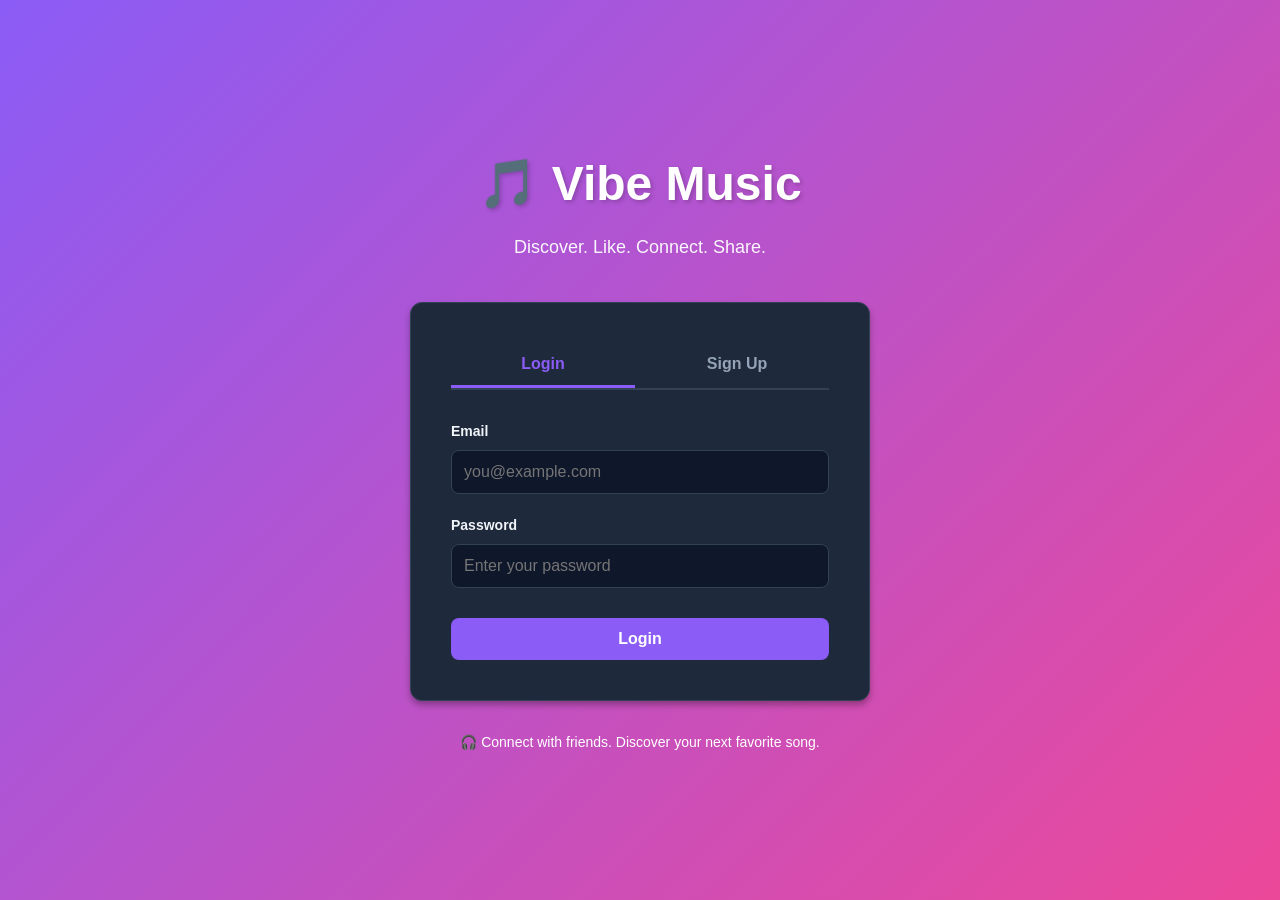
<file: index.html>
<!DOCTYPE html>
<html lang="en">
<head>
    <meta charset="UTF-8">
    <meta name="viewport" content="width=device-width, initial-scale=1.0">
    <title>Vibe Music Discovery - Login</title>
    <link rel="stylesheet" href="css/style.css">
</head>
<body class="auth-page">
    <div class="auth-container">
        <div class="logo-section">
            <h1>🎵 Vibe Music</h1>
            <p>Discover. Like. Connect. Share.</p>
        </div>

        <div class="auth-card">
            <div class="auth-tabs">
                <button class="tab-btn active" data-tab="login">Login</button>
                <button class="tab-btn" data-tab="signup">Sign Up</button>
            </div>

            <!-- LOGIN TAB -->
            <div id="login" class="tab-content active">
                <form id="loginForm">
                    <div class="form-group">
                        <label for="loginEmail">Email</label>
                        <input 
                            type="email" 
                            id="loginEmail" 
                            placeholder="you@example.com" 
                            required
                        >
                    </div>
                    <div class="form-group">
                        <label for="loginPassword">Password</label>
                        <input 
                            type="password" 
                            id="loginPassword" 
                            placeholder="Enter your password" 
                            required
                        >
                    </div>
                    <button type="submit" class="btn btn-primary">Login</button>
                </form>
            </div>

            <!-- SIGNUP TAB -->
            <div id="signup" class="tab-content">
                <form id="signupForm">
                    <div class="form-group">
                        <label for="signupName">Full Name</label>
                        <input 
                            type="text" 
                            id="signupName" 
                            placeholder="Your name" 
                            required
                        >
                    </div>
                    <div class="form-group">
                        <label for="signupEmail">Email</label>
                        <input 
                            type="email" 
                            id="signupEmail" 
                            placeholder="you@example.com" 
                            required
                        >
                    </div>
                    <div class="form-group">
                        <label for="signupPassword">Password</label>
                        <input 
                            type="password" 
                            id="signupPassword" 
                            placeholder="Create a password" 
                            required
                        >
                    </div>
                    <div class="form-group">
                        <label for="signupMood">Your Vibe Preference</label>
                        <select id="signupMood" required>
                            <option value="">Select your mood</option>
                            <option value="chill">Chill & Relaxed</option>
                            <option value="energetic">Energetic & Upbeat</option>
                            <option value="melancholic">Melancholic & Deep</option>
                            <option value="happy">Happy & Feel-Good</option>
                            <option value="focused">Focused & Productive</option>
                        </select>
                    </div>
                    <button type="submit" class="btn btn-primary">Create Account</button>
                </form>
            </div>
        </div>

        <div class="auth-footer">
            <p>🎧 Connect with friends. Discover your next favorite song.</p>
        </div>
    </div>

    <script src="js/app.js"></script>
    <script src="js/demo-data.js"></script>
    <script>
        // ========================================
        // LOGIN & SIGNUP LOGIC
        // ========================================
        // Plain English: Handle user authentication

        document.addEventListener('DOMContentLoaded', function() {
            // Check if user is already logged in
            if (app.currentUser) {
                // Redirect to discover page
                window.location.href = 'discover.html';
                return;
            }

            setupAuthTabs();
            setupLoginForm();
            setupSignupForm();
        });

        // Plain English: Switch between login and signup tabs
        function setupAuthTabs() {
            const tabButtons = document.querySelectorAll('.tab-btn');

            tabButtons.forEach(button => {
                button.addEventListener('click', function() {
                    // Get which tab to show
                    const tabName = this.dataset.tab;

                    // Hide all tabs and remove active classes
                    document.querySelectorAll('.tab-content').forEach(tab => {
                        tab.classList.remove('active');
                    });
                    tabButtons.forEach(btn => btn.classList.remove('active'));

                    // Show selected tab and mark button as active
                    document.getElementById(tabName).classList.add('active');
                    this.classList.add('active');
                });
            });
        }

        // Plain English: Handle login form submission
        function setupLoginForm() {
            const loginForm = document.getElementById('loginForm');

            loginForm.addEventListener('submit', function(e) {
                e.preventDefault(); // Don't refresh page

                // Get form inputs
                const email = document.getElementById('loginEmail').value;
                const password = document.getElementById('loginPassword').value;

                // Try to login
                const result = app.login(email, password);

                if (result.success) {
                    // Login successful! Go to discover page
                    window.location.href = 'discover.html';
                } else {
                    // Show error message
                    alert(result.message);
                }
            });
        }

        // Plain English: Handle signup form submission
        function setupSignupForm() {
            const signupForm = document.getElementById('signupForm');

            signupForm.addEventListener('submit', function(e) {
                e.preventDefault();

                // Get form inputs
                const name = document.getElementById('signupName').value;
                const email = document.getElementById('signupEmail').value;
                const password = document.getElementById('signupPassword').value;
                const moodPreference = document.getElementById('signupMood').value;

                // Try to create account
                const result = app.signup(name, email, password, moodPreference);

                if (result.success) {
                    // Account created! Go to discover page
                    window.location.href = 'discover.html';
                } else {
                    // Show error message
                    alert(result.message);
                }
            });
        }
    </script>
</body>
</html>
</file>
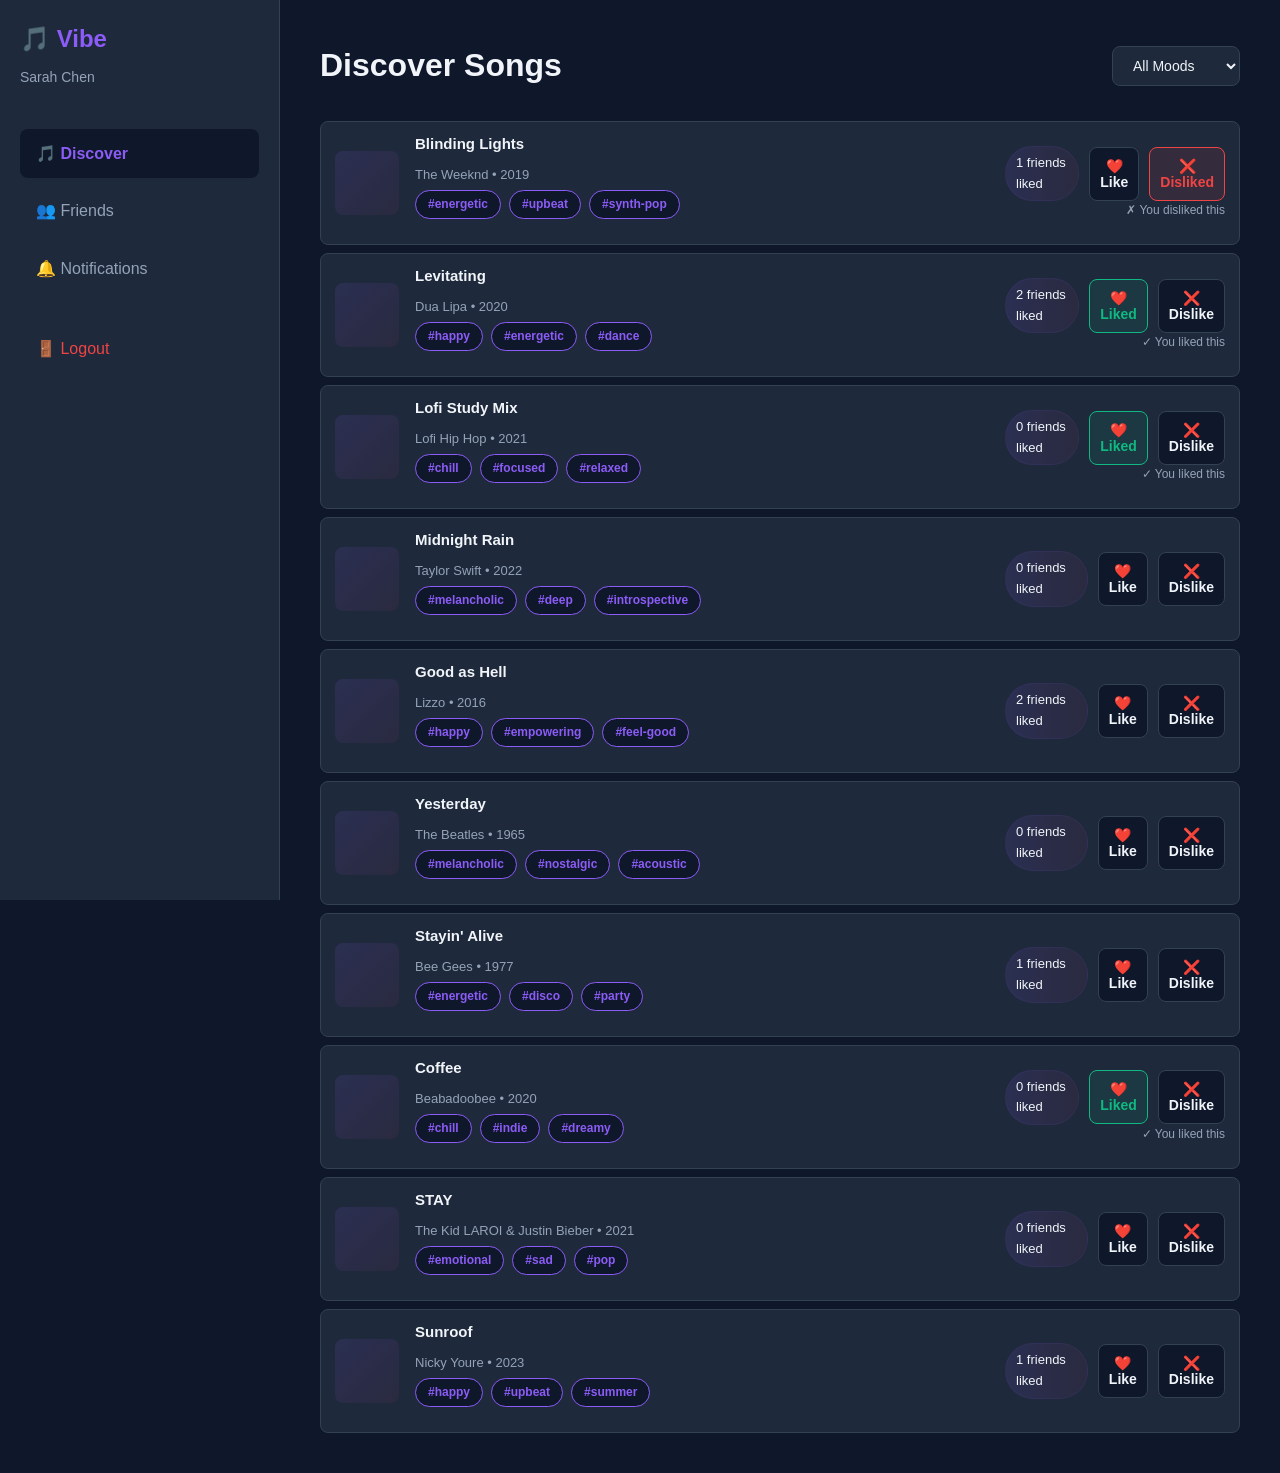
<file: discover.html>
<!DOCTYPE html>
<html lang="en">
<head>
    <meta charset="UTF-8">
    <meta name="viewport" content="width=device-width, initial-scale=1.0">
    <title>Discover Songs - Vibe Music</title>
    <link rel="stylesheet" href="css/style.css">
</head>
<body class="app-page">
    <div class="app-layout">
        <!-- NAVIGATION SIDEBAR -->
        <nav class="sidebar">
            <div class="sidebar-header">
                <h2>🎵 Vibe</h2>
                <p class="current-user" id="currentUser">Sarah</p>
            </div>
            
            <ul class="nav-menu">
                <li><a href="discover.html" class="nav-link active">🎵 Discover</a></li>
                <li><a href="friends.html" class="nav-link">👥 Friends</a></li>
                <li><a href="notifications.html" class="nav-link">🔔 Notifications</a></li>
                <li><a href="index.html" class="nav-link logout-btn">🚪 Logout</a></li>
            </ul>
        </nav>

        <!-- MAIN CONTENT -->
        <main class="main-content">
            <!-- HEADER WITH FILTERS -->
            <div class="discover-header">
                <h1>Discover Songs</h1>
                <div class="filter-controls">
                    <select id="moodFilter">
                        <option value="">All Moods</option>
                        <option value="chill">Chill</option>
                        <option value="energetic">Energetic</option>
                        <option value="melancholic">Melancholic</option>
                        <option value="happy">Happy</option>
                        <option value="focused">Focused</option>
                    </select>
                </div>
            </div>

            <!-- SONGS FEED -->
            <div class="songs-container" id="songsContainer">
                <!-- Songs will be loaded here by JavaScript -->
            </div>
        </main>
    </div>

    <!-- SONG CARD TEMPLATE (for reference) -->
    <template id="songCardTemplate">
        <div class="song-card">
            <div class="song-header">
                <div class="song-info">
                    <h3 class="song-title"></h3>
                    <p class="song-artist"></p>
                </div>
                <div class="song-year"></div>
            </div>

            <div class="song-moods"></div>

            <div class="song-actions">
                <button class="btn-like" data-action="like">
                    ❤️ Like
                </button>
                <button class="btn-dislike" data-action="dislike">
                    ❌ Dislike
                </button>
            </div>

            <div class="song-status"></div>
        </div>
    </template>

    <script src="js/app.js"></script>
    <script src="js/discover-logic.js"></script>
</body>
</html>
</file>
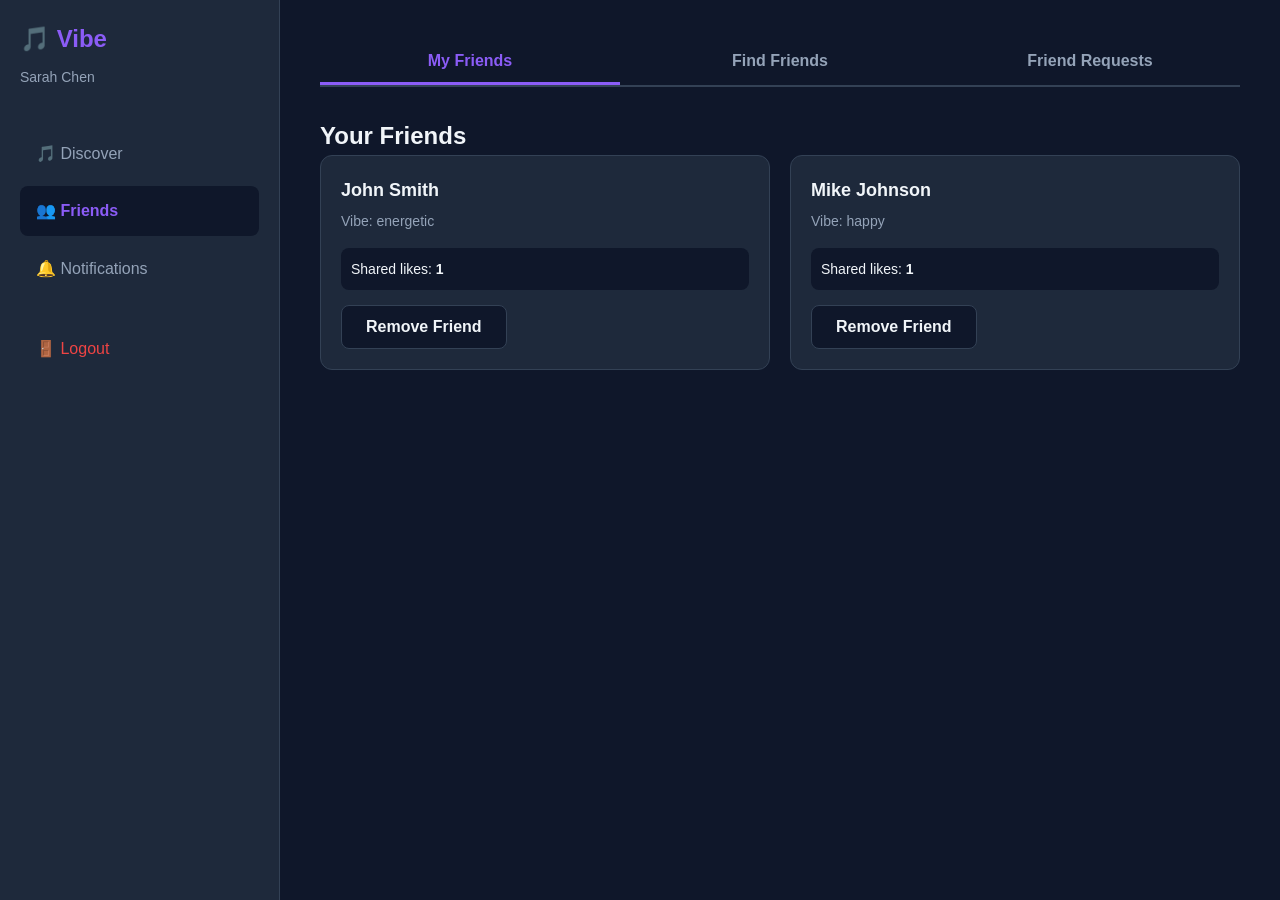
<file: friends.html>
<!DOCTYPE html>
<html lang="en">
<head>
    <meta charset="UTF-8">
    <meta name="viewport" content="width=device-width, initial-scale=1.0">
    <title>Friends - Vibe Music</title>
    <link rel="stylesheet" href="css/style.css">
</head>
<body class="app-page">
    <div class="app-layout">
        <!-- NAVIGATION SIDEBAR -->
        <nav class="sidebar">
            <div class="sidebar-header">
                <h2>🎵 Vibe</h2>
                <p class="current-user" id="currentUser">Sarah</p>
            </div>
            
            <ul class="nav-menu">
                <li><a href="discover.html" class="nav-link">🎵 Discover</a></li>
                <li><a href="friends.html" class="nav-link active">👥 Friends</a></li>
                <li><a href="notifications.html" class="nav-link">🔔 Notifications</a></li>
                <li><a href="index.html" class="nav-link logout-btn">🚪 Logout</a></li>
            </ul>
        </nav>

        <!-- MAIN CONTENT -->
        <main class="main-content">
            <!-- TABS -->
            <div class="friends-tabs">
                <button class="tab-btn active" data-tab="my-friends">My Friends</button>
                <button class="tab-btn" data-tab="find-friends">Find Friends</button>
                <button class="tab-btn" data-tab="requests">Friend Requests</button>
            </div>

            <!-- MY FRIENDS TAB -->
            <div id="my-friends" class="tab-content active">
                <h2>Your Friends</h2>
                <div class="friends-list" id="friendsList">
                    <!-- Friends will be loaded here -->
                </div>
            </div>

            <!-- FIND FRIENDS TAB -->
            <div id="find-friends" class="tab-content">
                <h2>Find Friends</h2>
                <div class="search-box">
                    <input 
                        type="text" 
                        id="searchFriends" 
                        placeholder="Search by name or email..."
                    >
                </div>
                <div class="users-list" id="usersList">
                    <!-- Users will be loaded here -->
                </div>
            </div>

            <!-- FRIEND REQUESTS TAB -->
            <div id="requests" class="tab-content">
                <h2>Friend Requests</h2>
                <div class="requests-list" id="requestsList">
                    <!-- Requests will be loaded here -->
                </div>
            </div>
        </main>
    </div>

    <!-- FRIEND CARD TEMPLATE -->
    <template id="friendCardTemplate">
        <div class="friend-card">
            <div class="friend-info">
                <h3 class="friend-name"></h3>
                <p class="friend-mood"></p>
            </div>
            <div class="friend-stats">
                <span class="mutual-likes">Shared likes: <strong></strong></span>
            </div>
            <button class="btn btn-secondary remove-friend">Remove Friend</button>
        </div>
    </template>

    <!-- USER CARD TEMPLATE (for finding friends) -->
    <template id="userCardTemplate">
        <div class="user-card">
            <div class="user-info">
                <h3 class="user-name"></h3>
                <p class="user-mood"></p>
            </div>
            <button class="btn btn-primary add-friend">Add Friend</button>
        </div>
    </template>

    <!-- FRIEND REQUEST TEMPLATE -->
    <template id="requestCardTemplate">
        <div class="request-card">
            <div class="request-info">
                <h3 class="requester-name"></h3>
                <p class="request-time"></p>
            </div>
            <div class="request-actions">
                <button class="btn btn-primary accept-request">Accept</button>
                <button class="btn btn-secondary decline-request">Decline</button>
            </div>
        </div>
    </template>

    <script src="js/app.js"></script>
    <script src="js/friends-logic.js"></script>
</body>
</html>
</file>
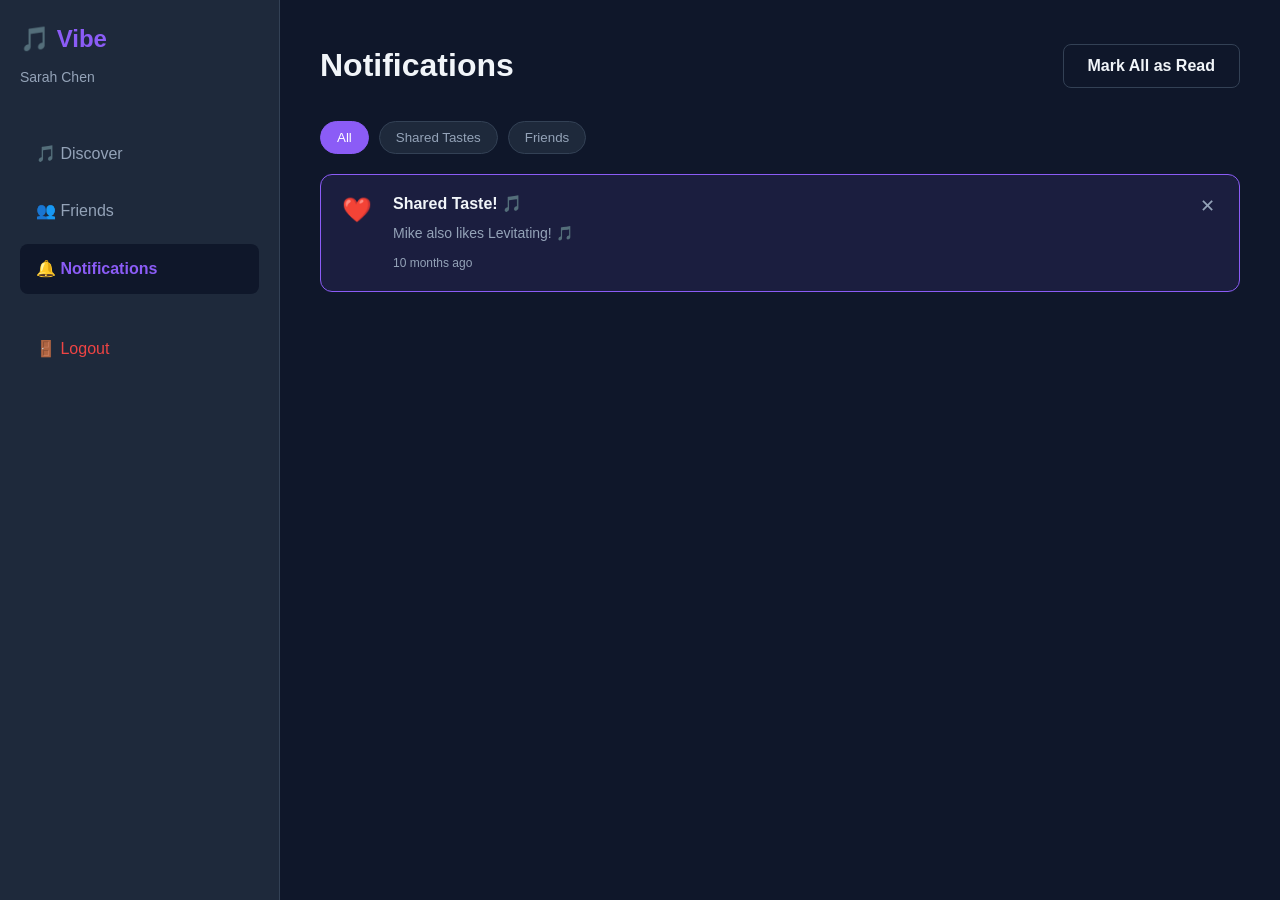
<file: notifications.html>
<!DOCTYPE html>
<html lang="en">
<head>
    <meta charset="UTF-8">
    <meta name="viewport" content="width=device-width, initial-scale=1.0">
    <title>Notifications - Vibe Music</title>
    <link rel="stylesheet" href="css/style.css">
</head>
<body class="app-page">
    <div class="app-layout">
        <!-- NAVIGATION SIDEBAR -->
        <nav class="sidebar">
            <div class="sidebar-header">
                <h2>🎵 Vibe</h2>
                <p class="current-user" id="currentUser">Sarah</p>
            </div>
            
            <ul class="nav-menu">
                <li><a href="discover.html" class="nav-link">🎵 Discover</a></li>
                <li><a href="friends.html" class="nav-link">👥 Friends</a></li>
                <li><a href="notifications.html" class="nav-link active">🔔 Notifications</a></li>
                <li><a href="index.html" class="nav-link logout-btn">🚪 Logout</a></li>
            </ul>
        </nav>

        <!-- MAIN CONTENT -->
        <main class="main-content">
            <div class="notifications-header">
                <h1>Notifications</h1>
                <button id="markAllRead" class="btn btn-secondary">Mark All as Read</button>
            </div>

            <!-- NOTIFICATION TYPES FILTER -->
            <div class="notification-filters">
                <button class="filter-btn active" data-filter="all">All</button>
                <button class="filter-btn" data-filter="mutual_like">Shared Tastes</button>
                <button class="filter-btn" data-filter="friend_added">Friends</button>
            </div>

            <!-- NOTIFICATIONS LIST -->
            <div class="notifications-list" id="notificationsList">
                <!-- Notifications will be loaded here -->
            </div>
        </main>
    </div>

    <!-- NOTIFICATION ITEM TEMPLATE -->
    <template id="notificationTemplate">
        <div class="notification-item">
            <div class="notification-icon"></div>
            <div class="notification-content">
                <h3 class="notification-title"></h3>
                <p class="notification-message"></p>
                <span class="notification-time"></span>
            </div>
            <div class="notification-actions">
                <button class="btn-remove" data-action="remove">✕</button>
            </div>
        </div>
    </template>

    <script src="js/app.js"></script>
    <script src="js/notifications-logic.js"></script>
</body>
</html>
</file>
<file: css/style.css>
/* ========================================
   VIBE MUSIC APP - MAIN STYLES
   ======================================== */

:root {
    --primary: #8b5cf6;      /* Purple */
    --primary-dark: #7c3aed;
    --secondary: #ec4899;    /* Pink */
    --bg: #0f172a;           /* Dark blue */
    --bg-light: #1e293b;     /* Lighter dark blue */
    --text: #f1f5f9;         /* Light text */
    --text-muted: #94a3b8;   /* Muted text */
    --border: #334155;       /* Border color */
    --success: #10b981;      /* Green */
    --danger: #ef4444;       /* Red */
    --shadow: 0 4px 6px rgba(0, 0, 0, 0.3);
}

* {
    margin: 0;
    padding: 0;
    box-sizing: border-box;
}

body {
    font-family: 'Segoe UI', Tahoma, Geneva, Verdana, sans-serif;
    background-color: var(--bg);
    color: var(--text);
    line-height: 1.6;
}

/* ========================================
   AUTHENTICATION PAGE
   ======================================== */

.auth-page {
    display: flex;
    align-items: center;
    justify-content: center;
    min-height: 100vh;
    background: linear-gradient(135deg, var(--primary) 0%, var(--secondary) 100%);
}

.auth-container {
    width: 100%;
    max-width: 500px;
    padding: 20px;
}

.logo-section {
    text-align: center;
    margin-bottom: 40px;
    color: white;
}

.logo-section h1 {
    font-size: 48px;
    margin-bottom: 10px;
    text-shadow: 2px 2px 4px rgba(0, 0, 0, 0.2);
}

.logo-section p {
    font-size: 18px;
    opacity: 0.95;
}

.auth-card {
    background-color: var(--bg-light);
    border-radius: 12px;
    padding: 40px;
    box-shadow: var(--shadow);
    border: 1px solid var(--border);
}

/* Auth Tabs */
.auth-tabs {
    display: flex;
    gap: 10px;
    margin-bottom: 30px;
    border-bottom: 2px solid var(--border);
}

.tab-btn {
    flex: 1;
    padding: 12px;
    background: none;
    border: none;
    color: var(--text-muted);
    font-size: 16px;
    font-weight: 600;
    cursor: pointer;
    border-bottom: 3px solid transparent;
    transition: all 0.3s ease;
}

.tab-btn.active {
    color: var(--primary);
    border-bottom-color: var(--primary);
}

.tab-btn:hover {
    color: var(--text);
}

/* Tab Content */
.tab-content {
    display: none;
}

.tab-content.active {
    display: block;
}

/* Forms */
.form-group {
    margin-bottom: 20px;
}

.form-group label {
    display: block;
    margin-bottom: 8px;
    font-weight: 600;
    font-size: 14px;
}

.form-group input,
.form-group select {
    width: 100%;
    padding: 12px;
    background-color: var(--bg);
    border: 1px solid var(--border);
    border-radius: 8px;
    color: var(--text);
    font-size: 16px;
    transition: border-color 0.3s ease;
}

.form-group input:focus,
.form-group select:focus {
    outline: none;
    border-color: var(--primary);
    box-shadow: 0 0 0 3px rgba(139, 92, 246, 0.1);
}

/* Buttons */
.btn {
    padding: 12px 24px;
    border: none;
    border-radius: 8px;
    font-size: 16px;
    font-weight: 600;
    cursor: pointer;
    transition: all 0.3s ease;
    display: inline-block;
}

.btn-primary {
    width: 100%;
    background-color: var(--primary);
    color: white;
    margin-top: 10px;
}

.btn-primary:hover {
    background-color: var(--primary-dark);
    transform: translateY(-2px);
    box-shadow: 0 8px 12px rgba(139, 92, 246, 0.3);
}

.btn-primary:disabled {
    opacity: 0.5;
    cursor: not-allowed;
}

.btn-secondary {
    background-color: var(--bg);
    color: var(--text);
    border: 1px solid var(--border);
}

.btn-secondary:hover {
    background-color: var(--bg-light);
    border-color: var(--primary);
}

.auth-footer {
    text-align: center;
    margin-top: 30px;
    color: white;
    font-size: 14px;
}

/* ========================================
   APP PAGE LAYOUT
   ======================================== */

.app-page {
    display: flex;
    min-height: 100vh;
}

.app-layout {
    display: flex;
    width: 100%;
}

/* Sidebar Navigation */
.sidebar {
    width: 280px;
    background-color: var(--bg-light);
    border-right: 1px solid var(--border);
    padding: 20px;
    height: 100vh;
    overflow-y: auto;
    position: sticky;
    top: 0;
}

.sidebar-header {
    margin-bottom: 40px;
}

.sidebar-header h2 {
    font-size: 24px;
    margin-bottom: 8px;
    color: var(--primary);
}

.current-user {
    color: var(--text-muted);
    font-size: 14px;
}

.nav-menu {
    list-style: none;
}

.nav-link {
    display: block;
    padding: 12px 16px;
    margin-bottom: 8px;
    color: var(--text-muted);
    text-decoration: none;
    border-radius: 8px;
    transition: all 0.3s ease;
    font-size: 16px;
}

.nav-link:hover {
    background-color: var(--bg);
    color: var(--text);
}

.nav-link.active {
    background-color: var(--bg);
    color: var(--primary);
    font-weight: 600;
}

.logout-btn {
    margin-top: 30px;
    color: var(--danger);
}

.logout-btn:hover {
    background-color: rgba(239, 68, 68, 0.1);
}

/* Main Content */
.main-content {
    flex: 1;
    padding: 40px;
    overflow-y: auto;
    max-width: 1200px;
    margin: 0 auto;
    width: 100%;
}

/* ========================================
   DISCOVER PAGE
   ======================================== */

.discover-header {
    display: flex;
    justify-content: space-between;
    align-items: center;
    margin-bottom: 30px;
    flex-wrap: wrap;
    gap: 20px;
}

.discover-header h1 {
    font-size: 32px;
    margin: 0;
}

.filter-controls {
    display: flex;
    gap: 10px;
}

.filter-controls select {
    padding: 10px 16px;
    background-color: var(--bg-light);
    border: 1px solid var(--border);
    border-radius: 8px;
    color: var(--text);
    cursor: pointer;
    font-size: 14px;
}

/* Songs Container */
.songs-container {
    display: grid;
    grid-template-columns: repeat(auto-fill, minmax(350px, 1fr));
    gap: 20px;
}

.song-card {
    background-color: var(--bg-light);
    border: 1px solid var(--border);
    border-radius: 12px;
    padding: 20px;
    transition: all 0.3s ease;
}

.song-card:hover {
    border-color: var(--primary);
    box-shadow: 0 0 20px rgba(139, 92, 246, 0.2);
    transform: translateY(-4px);
}

.song-header {
    display: flex;
    justify-content: space-between;
    align-items: flex-start;
    margin-bottom: 15px;
}

.song-info {
    flex: 1;
}

.song-title {
    font-size: 20px;
    font-weight: 700;
    margin: 0 0 5px 0;
    color: var(--text);
}

.song-artist {
    font-size: 14px;
    color: var(--text-muted);
    margin: 0;
}

.song-year {
    font-size: 12px;
    color: var(--text-muted);
    background-color: var(--bg);
    padding: 4px 8px;
    border-radius: 4px;
}

/* Mood Tags */
.song-moods {
    display: flex;
    flex-wrap: wrap;
    gap: 8px;
    margin-bottom: 15px;
}

.mood-tag {
    display: inline-block;
    padding: 4px 12px;
    background-color: var(--bg);
    color: var(--primary);
    border: 1px solid var(--primary);
    border-radius: 20px;
    font-size: 12px;
    font-weight: 600;
}

/* Song Actions */
.song-actions {
    display: flex;
    gap: 10px;
    margin-bottom: 10px;
}

.btn-like,
.btn-dislike {
    flex: 1;
    padding: 10px;
    border: 1px solid var(--border);
    background-color: var(--bg);
    color: var(--text);
    border-radius: 8px;
    cursor: pointer;
    font-size: 14px;
    transition: all 0.3s ease;
}

.btn-like:hover {
    border-color: var(--success);
    color: var(--success);
}

.btn-dislike:hover {
    border-color: var(--danger);
    color: var(--danger);
}

.btn-like.liked {
    background-color: rgba(16, 185, 129, 0.1);
    border-color: var(--success);
    color: var(--success);
}

.btn-dislike.disliked {
    background-color: rgba(239, 68, 68, 0.1);
    border-color: var(--danger);
    color: var(--danger);
}

.song-status {
    font-size: 12px;
    color: var(--text-muted);
}

/* ========================================
   SPOTIFY-LIKE TRACK ROWS & TOASTS
   ======================================== */

.tracks-list {
    display: flex;
    flex-direction: column;
    gap: 8px;
}

.track-row {
    display: grid;
    grid-template-columns: 64px 1fr 220px;
    gap: 16px;
    align-items: center;
    background-color: var(--bg-light);
    border: 1px solid var(--border);
    padding: 10px 14px;
    border-radius: 8px;
    transition: background-color 180ms ease, transform 200ms ease, box-shadow 200ms ease;
}

.track-row:hover {
    background-color: rgba(139, 92, 246, 0.04);
    transform: translateY(-2px);
    box-shadow: 0 8px 24px rgba(2,6,23,0.45);
}

.track-art {
    width: 64px;
    height: 64px;
    border-radius: 8px;
    background-size: cover;
    background-position: center;
    position: relative;
    overflow: hidden;
}

.play-overlay {
    position: absolute;
    inset: 0;
    display: flex;
    align-items: center;
    justify-content: center;
    background: linear-gradient(180deg, rgba(0,0,0,0) 40%, rgba(0,0,0,0.45) 100%);
    opacity: 0;
    transition: opacity 160ms ease;
}

.track-art:hover .play-overlay {
    opacity: 1;
}

.play-btn {
    width: 36px;
    height: 36px;
    border-radius: 50%;
    background: var(--primary);
    color: white;
    display: inline-flex;
    align-items: center;
    justify-content: center;
    cursor: pointer;
    box-shadow: 0 6px 14px rgba(124,58,237,0.32);
    border: none;
}

.track-meta {
    display: flex;
    flex-direction: column;
    gap: 4px;
}

.track-title { font-weight: 700; font-size: 15px; }
.track-sub { color: var(--text-muted); font-size: 13px; }

.track-actions { display: flex; gap: 10px; align-items: center; justify-content: flex-end; }

.friend-badge {
    background: linear-gradient(90deg, rgba(139,92,246,0.12), rgba(236,72,153,0.06));
    color: var(--text);
    padding: 6px 10px;
    border-radius: 999px;
    font-size: 13px;
    border: 1px solid rgba(139,92,246,0.08);
}

/* Toast overrides for nicer look */
.vibe-toast { font-weight: 600; }
.vibe-toast-info { background: linear-gradient(90deg,var(--primary),var(--primary-dark)); }
.vibe-toast-success { background: linear-gradient(90deg,#10b981,#059669); }
.vibe-toast-error { background: linear-gradient(90deg,#ef4444,#dc2626); }

/* ========================================
   FRIENDS PAGE
   ======================================== */

.friends-tabs {
    display: flex;
    gap: 10px;
    margin-bottom: 30px;
    border-bottom: 2px solid var(--border);
}

/* Friends/Users Lists */
.friends-list,
.users-list,
.requests-list {
    display: grid;
    grid-template-columns: repeat(auto-fill, minmax(300px, 1fr));
    gap: 20px;
}

.friend-card,
.user-card,
.request-card {
    background-color: var(--bg-light);
    border: 1px solid var(--border);
    border-radius: 12px;
    padding: 20px;
    transition: all 0.3s ease;
}

.friend-card:hover,
.user-card:hover,
.request-card:hover {
    border-color: var(--primary);
}

.friend-info,
.user-info {
    margin-bottom: 15px;
}

.friend-name,
.user-name,
.requester-name {
    font-size: 18px;
    font-weight: 700;
    margin: 0 0 5px 0;
}

.friend-mood,
.user-mood {
    font-size: 14px;
    color: var(--text-muted);
    margin: 0;
}

.friend-stats {
    background-color: var(--bg);
    padding: 10px;
    border-radius: 8px;
    margin-bottom: 15px;
    font-size: 14px;
}

.request-time {
    font-size: 12px;
    color: var(--text-muted);
}

.request-actions {
    display: flex;
    gap: 10px;
    margin-top: 15px;
}

.request-actions .btn {
    flex: 1;
    padding: 10px;
}

.search-box {
    margin-bottom: 20px;
}

.search-box input {
    width: 100%;
    padding: 12px;
    background-color: var(--bg-light);
    border: 1px solid var(--border);
    border-radius: 8px;
    color: var(--text);
    font-size: 16px;
}

/* ========================================
   NOTIFICATIONS PAGE
   ======================================== */

.notifications-header {
    display: flex;
    justify-content: space-between;
    align-items: center;
    margin-bottom: 30px;
}

.notification-filters {
    display: flex;
    gap: 10px;
    margin-bottom: 20px;
    flex-wrap: wrap;
}

.filter-btn {
    padding: 8px 16px;
    background-color: var(--bg-light);
    border: 1px solid var(--border);
    color: var(--text-muted);
    border-radius: 20px;
    cursor: pointer;
    transition: all 0.3s ease;
}

.filter-btn.active {
    background-color: var(--primary);
    border-color: var(--primary);
    color: white;
}

.notifications-list {
    display: flex;
    flex-direction: column;
    gap: 12px;
}

.notification-item {
    background-color: var(--bg-light);
    border: 1px solid var(--border);
    border-radius: 12px;
    padding: 16px;
    display: flex;
    gap: 16px;
    align-items: flex-start;
    cursor: pointer;
    transition: all 0.3s ease;
}

.notification-item:hover {
    border-color: var(--primary);
    background-color: rgba(139, 92, 246, 0.05);
}

.notification-item.unread {
    border-color: var(--primary);
    background-color: rgba(139, 92, 246, 0.1);
}

.notification-icon {
    font-size: 24px;
    min-width: 40px;
    text-align: center;
}

.notification-content {
    flex: 1;
}

.notification-title {
    font-size: 16px;
    font-weight: 700;
    margin: 0 0 5px 0;
}

.notification-message {
    font-size: 14px;
    color: var(--text-muted);
    margin: 0 0 5px 0;
}

.notification-time {
    font-size: 12px;
    color: var(--text-muted);
}

.notification-actions {
    display: flex;
    align-items: center;
}

.btn-remove {
    background: none;
    border: none;
    color: var(--text-muted);
    cursor: pointer;
    font-size: 18px;
    padding: 4px 8px;
    transition: all 0.3s ease;
}

.btn-remove:hover {
    color: var(--danger);
    transform: scale(1.2);
}

/* ========================================
   UTILITY CLASSES
   ======================================== */

.empty-message {
    text-align: center;
    color: var(--text-muted);
    padding: 40px 20px;
    font-size: 16px;
}

/* Responsive Design */
@media (max-width: 768px) {
    .app-layout {
        flex-direction: column;
    }
    
    .sidebar {
        width: 100%;
        height: auto;
        padding: 15px;
        border-right: none;
        border-bottom: 1px solid var(--border);
        position: static;
    }
    
    .sidebar-header {
        margin-bottom: 15px;
    }
    
    .nav-menu {
        display: flex;
        gap: 10px;
        flex-wrap: wrap;
    }
    
    .nav-link {
        flex: 1;
        min-width: 100px;
        text-align: center;
        margin-bottom: 0;
    }
    
    .songs-container {
        grid-template-columns: 1fr;
    }
    
    .friends-list,
    .users-list,
    .requests-list {
        grid-template-columns: 1fr;
    }
    
    .discover-header {
        flex-direction: column;
        align-items: flex-start;
    }
    
    .main-content {
        padding: 20px;
    }
}
</file>
